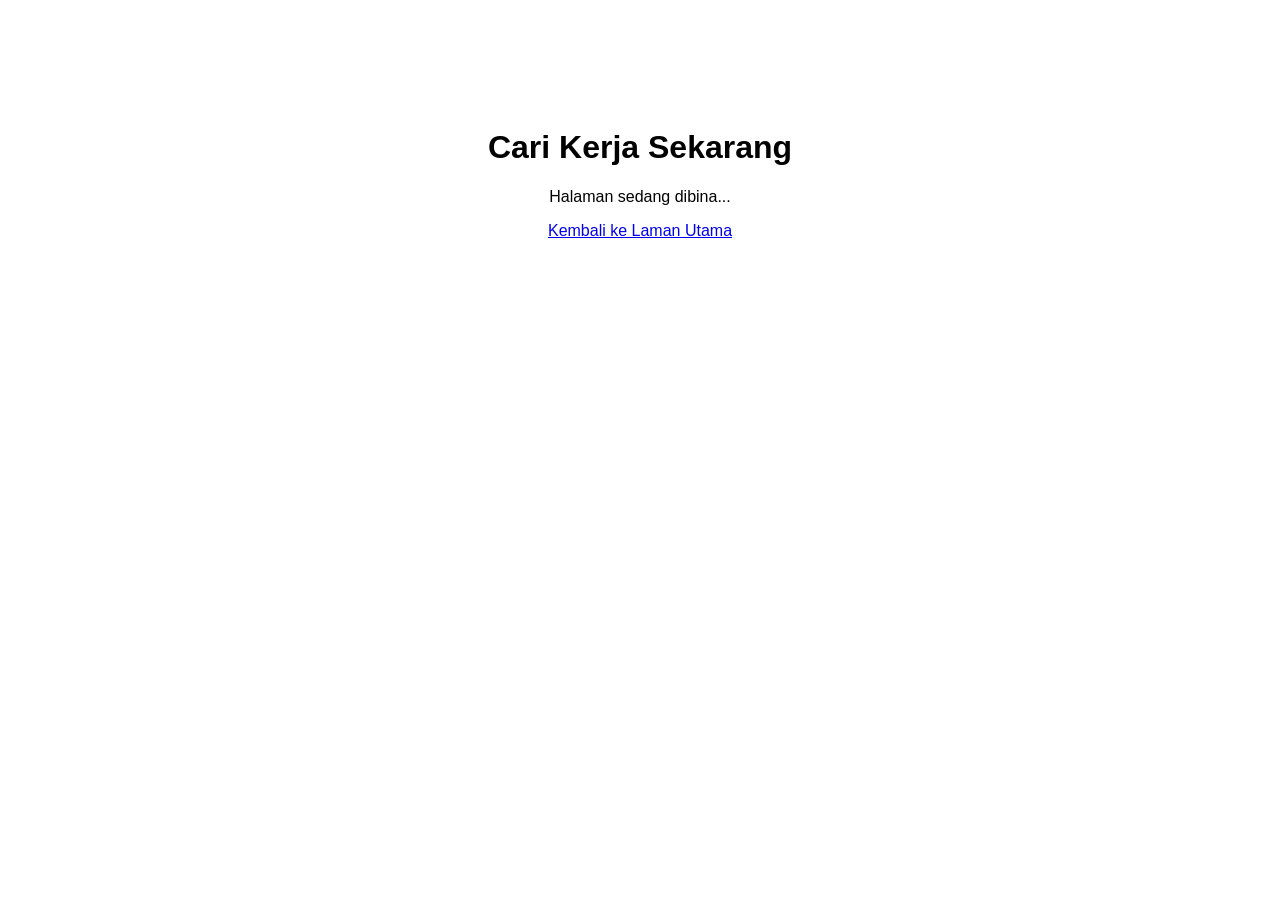
<file: jobs.html>
<!DOCTYPE html>
<html lang="ms">
<head>
    <meta charset="UTF-8">
    <title>Cari Kerja Sekarang</title>
    <style>body { font-family: sans-serif; text-align: center; padding: 100px; }</style>
</head>
<body>
    <h1>Cari Kerja Sekarang</h1>
    <p>Halaman sedang dibina...</p>
    <a href="index.html">Kembali ke Laman Utama</a>
</body>
</html>
</file>
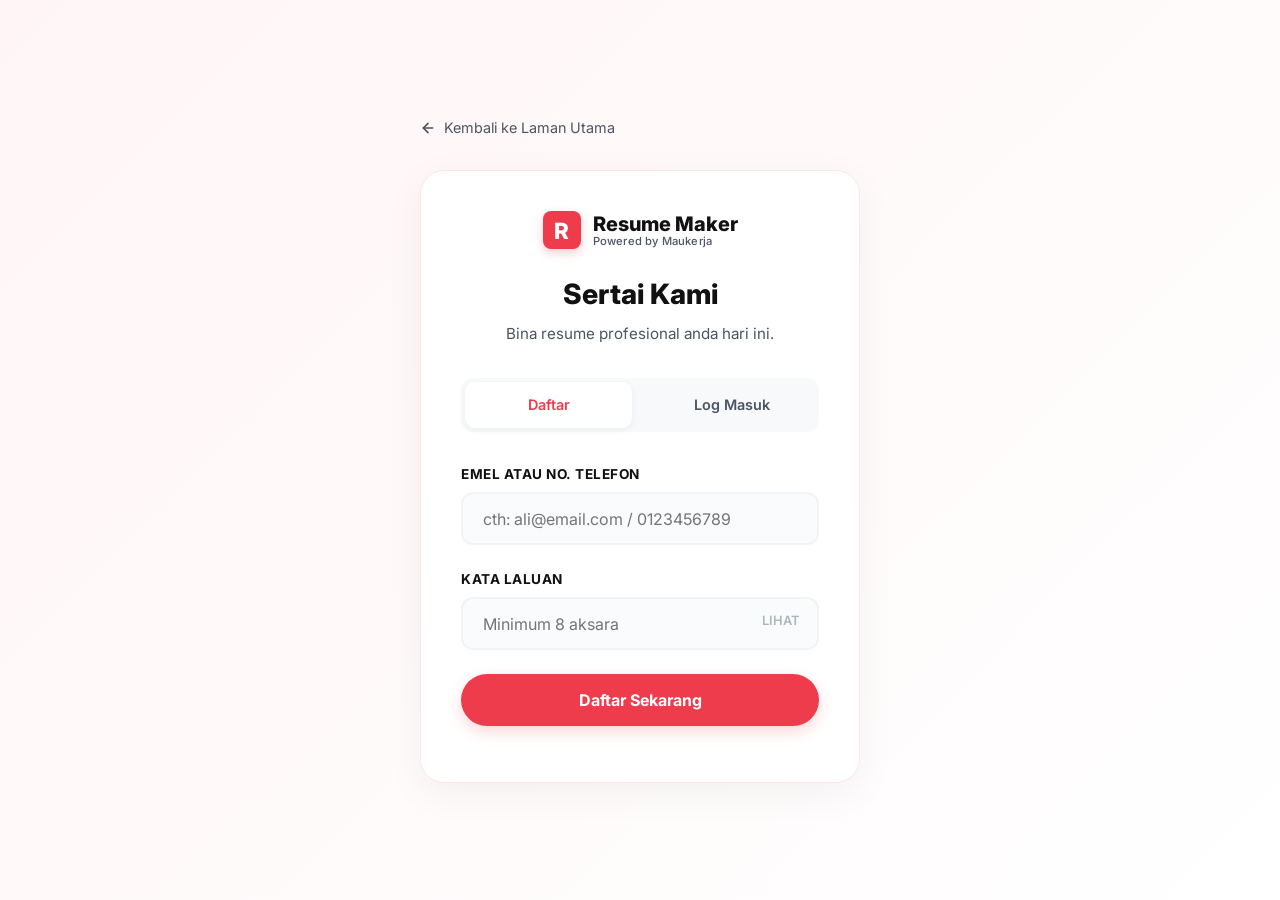
<file: signup.html>
<!DOCTYPE html>
<html lang="ms">
<head>
    <meta charset="UTF-8">
    <meta name="viewport" content="width=device-width, initial-scale=1.0">
    <title>Sertai Resume Maker - Powered by Maukerja</title>
    <link rel="stylesheet" href="style.css">
    <link href="https://fonts.googleapis.com/css2?family=Inter:wght@400;500;600;700;800&display=swap" rel="stylesheet">
    <script src="auth.js"></script>
    <style>
        .auth-wrapper {
            min-height: 100vh;
            display: flex;
            align-items: center;
            justify-content: center;
            padding: 2rem;
            background: linear-gradient(135deg, #FFF5F6 0%, #FFFFFF 100%);
        }

        .auth-card {
            width: 100%;
            max-width: 440px;
            background: white;
            border-radius: 24px;
            padding: 2.5rem;
            box-shadow: 0 10px 40px rgba(0, 0, 0, 0.05);
            border: 1px solid #FFE5E8;
            position: relative;
            overflow: hidden;
        }

        .auth-header {
            text-align: center;
            margin-bottom: 2rem;
        }

        .auth-header h1 {
            font-size: 1.75rem;
            font-weight: 800;
            margin-bottom: 0.5rem;
            color: var(--text-main);
        }

        .auth-header p {
            color: var(--text-sec);
            font-size: 0.95rem;
        }

        .auth-tabs {
            display: flex;
            gap: 1rem;
            margin-bottom: 2rem;
            background: #F8F9FA;
            padding: 4px;
            border-radius: 12px;
        }

        .auth-tab {
            flex: 1;
            padding: 0.75rem;
            text-align: center;
            font-weight: 600;
            font-size: 0.9rem;
            cursor: pointer;
            border-radius: 10px;
            transition: all 0.2s;
            color: var(--text-sec);
        }

        .auth-tab.active {
            background: white;
            color: var(--brand-red);
            box-shadow: 0 2px 8px rgba(0, 0, 0, 0.05);
        }

        .form-group {
            margin-bottom: 1.5rem;
            position: relative;
        }

        .form-group label {
            display: block;
            font-size: 0.85rem;
            font-weight: 700;
            margin-bottom: 0.5rem;
            color: var(--text-main);
            text-transform: uppercase;
            letter-spacing: 0.5px;
        }

        .form-control {
            width: 100%;
            padding: 0.9rem 1.25rem;
            border: 2px solid #F1F3F5;
            border-radius: 12px;
            font-size: 1rem;
            transition: all 0.2s;
            background: #FAFBFC;
        }

        .form-control:focus {
            outline: none;
            border-color: var(--brand-red);
            background: white;
            box-shadow: 0 0 0 4px rgba(238, 60, 77, 0.1);
        }

        .password-toggle {
            position: absolute;
            right: 1.25rem;
            top: 2.6rem;
            cursor: pointer;
            color: #ADB5BD;
            font-size: 0.8rem;
            font-weight: 600;
            user-select: none;
        }

        .error-message {
            background: #FFF5F5;
            color: #E03131;
            padding: 0.75rem 1rem;
            border-radius: 10px;
            font-size: 0.85rem;
            margin-bottom: 1.5rem;
            display: none;
            border-left: 4px solid #F03E3E;
        }

        .success-message {
            background: #F4FCE3;
            color: #2B8A3E;
            padding: 0.75rem 1rem;
            border-radius: 10px;
            font-size: 0.85rem;
            margin-bottom: 1.5rem;
            display: none;
            border-left: 4px solid #37B24D;
        }

        .auth-btn {
            width: 100%;
            padding: 1rem;
            border-radius: 50px;
            border: none;
            background: var(--brand-red);
            color: white;
            font-size: 1rem;
            font-weight: 700;
            cursor: pointer;
            transition: all 0.3s;
            box-shadow: 0 6px 15px rgba(238, 60, 77, 0.2);
            margin-bottom: 1rem;
        }

        .auth-btn:hover {
            transform: translateY(-2px);
            box-shadow: 0 8px 20px rgba(238, 60, 77, 0.3);
            background: var(--brand-red-hover);
        }

        .forgot-password {
            text-align: center;
            font-size: 0.85rem;
            color: var(--brand-red);
            cursor: pointer;
            font-weight: 600;
        }

        .back-to-home {
            display: inline-flex;
            align-items: center;
            gap: 0.5rem;
            color: var(--text-sec);
            text-decoration: none;
            font-size: 0.9rem;
            margin-bottom: 2rem;
            transition: color 0.2s;
        }

        .back-to-home:hover {
            color: var(--brand-red);
        }

        /* Mobile specific adjustments */
        @media (max-width: 480px) {
            .auth-card {
                padding: 1.5rem;
                border-radius: 0;
                box-shadow: none;
                border: none;
            }
            .auth-wrapper {
                padding: 0;
                background: white;
            }
        }
    </style>
</head>
<body>
    <div class="auth-wrapper">
        <div class="auth-container" style="width: 100%; max-width: 440px;">
            <a href="index.html" class="back-to-home">
                <svg width="16" height="16" viewBox="0 0 24 24" fill="none" stroke="currentColor" stroke-width="2.5" stroke-linecap="round" stroke-linejoin="round"><line x1="19" y1="12" x2="5" y2="12"></line><polyline points="12 19 5 12 12 5"></polyline></svg>
                Kembali ke Laman Utama
            </a>

            <div class="auth-card">
                <div class="auth-header">
                    <div class="logo" style="justify-content: center; margin-bottom: 1.5rem;">
                        <div class="logo-icon">R</div>
                        <div class="logo-text-group" style="text-align: left;">
                            <span>Resume Maker</span>
                            <span class="logo-subtitle">Powered by Maukerja</span>
                        </div>
                    </div>
                    <h1 id="formTitle">Sertai Kami</h1>
                    <p id="formSubtitle">Bina resume profesional anda hari ini.</p>
                </div>

                <div class="auth-tabs" id="authTabs">
                    <div class="auth-tab active" onclick="switchTab('signup')">Daftar</div>
                    <div class="auth-tab" onclick="switchTab('login')">Log Masuk</div>
                </div>

                <div id="errorBox" class="error-message"></div>
                <div id="successBox" class="success-message"></div>

                <form id="authForm" onsubmit="handleSubmit(event)">
                    <div class="form-group">
                        <label for="identity">Emel atau No. Telefon</label>
                        <input type="text" id="identity" class="form-control" placeholder="cth: ali@email.com / 0123456789" required>
                    </div>

                    <div class="form-group" id="passwordGroup">
                        <label for="password">Kata Laluan</label>
                        <input type="password" id="password" class="form-control" placeholder="Minimum 8 aksara" required>
                        <span class="password-toggle" onclick="togglePassword()">LIHAT</span>
                    </div>

                    <button type="submit" class="auth-btn" id="submitBtn">Daftar Sekarang</button>
                    
                    <div id="forgotPwdLink" class="forgot-password" style="display: none;" onclick="showForgotPassword()">
                        Lupa kata laluan?
                    </div>
                </form>

                <div id="resetFlow" style="display: none;">
                    <div class="form-group">
                        <label for="resetIdentity">Masukkan Emel/No. Telefon</label>
                        <input type="text" id="resetIdentity" class="form-control" placeholder="Sila masukkan identiti berdaftar">
                    </div>
                    <button class="auth-btn" onclick="handleReset()">Hantar Arahan</button>
                    <div class="forgot-password" onclick="switchTab('login')">Kembali ke Log Masuk</div>
                </div>
            </div>
        </div>
    </div>

    <script>
        let currentMode = 'signup';

        function switchTab(mode) {
            currentMode = mode;
            const tabs = document.querySelectorAll('.auth-tab');
            const submitBtn = document.getElementById('submitBtn');
            const formTitle = document.getElementById('formTitle');
            const formSubtitle = document.getElementById('formSubtitle');
            const forgotPwd = document.getElementById('forgotPwdLink');
            const passwordGroup = document.getElementById('passwordGroup');
            const authForm = document.getElementById('authForm');
            const resetFlow = document.getElementById('resetFlow');
            const errorBox = document.getElementById('errorBox');
            const successBox = document.getElementById('successBox');

            errorBox.style.display = 'none';
            successBox.style.display = 'none';
            resetFlow.style.display = 'none';
            authForm.style.display = 'block';

            if (mode === 'signup') {
                tabs[0].classList.add('active');
                tabs[1].classList.remove('active');
                formTitle.innerText = 'Sertai Kami';
                formSubtitle.innerText = 'Bina resume profesional anda hari ini.';
                submitBtn.innerText = 'Daftar Sekarang';
                forgotPwd.style.display = 'none';
                passwordGroup.style.display = 'block';
            } else {
                tabs[1].classList.add('active');
                tabs[0].classList.remove('active');
                formTitle.innerText = 'Selamat Kembali';
                formSubtitle.innerText = 'Teruskan membina kerjaya impian anda.';
                submitBtn.innerText = 'Log Masuk';
                forgotPwd.style.display = 'block';
                passwordGroup.style.display = 'block';
            }
        }

        function togglePassword() {
            const pwd = document.getElementById('password');
            const toggle = document.querySelector('.password-toggle');
            if (pwd.type === 'password') {
                pwd.type = 'text';
                toggle.innerText = 'SOROK';
            } else {
                pwd.type = 'password';
                toggle.innerText = 'LIHAT';
            }
        }

        function showForgotPassword() {
            document.getElementById('authForm').style.display = 'none';
            document.getElementById('resetFlow').style.display = 'block';
            document.getElementById('formTitle').innerText = 'Set Semula Kata Laluan';
            document.getElementById('formSubtitle').innerText = 'Kami akan menghantar arahan kepada anda.';
            document.getElementById('errorBox').style.display = 'none';
        }

        function handleSubmit(e) {
            e.preventDefault();
            const identity = document.getElementById('identity').value;
            const password = document.getElementById('password').value;
            const errorBox = document.getElementById('errorBox');
            const successBox = document.getElementById('successBox');

            errorBox.style.display = 'none';
            successBox.style.display = 'none';

            let result;
            if (currentMode === 'signup') {
                result = Auth.register(identity, password);
            } else {
                result = Auth.login(identity, password);
            }

            if (result.success) {
                successBox.innerText = result.message;
                successBox.style.display = 'block';
                setTimeout(() => {
                    window.location.href = 'builder.html';
                }, 1000);
            } else {
                errorBox.innerText = result.message;
                errorBox.style.display = 'block';
            }
        }

        function handleReset() {
            const id = document.getElementById('resetIdentity').value;
            const result = Auth.forgotPassword(id);
            const errorBox = document.getElementById('errorBox');
            const successBox = document.getElementById('successBox');

            if (result.success) {
                successBox.innerText = result.message;
                successBox.style.display = 'block';
                errorBox.style.display = 'none';
            } else {
                errorBox.innerText = result.message;
                errorBox.style.display = 'block';
                successBox.style.display = 'none';
            }
        }

        // Check if already logged in
        if (Auth.isAuthenticated()) {
            window.location.href = 'builder.html';
        }
    </script>
</body>
</html>
</file>
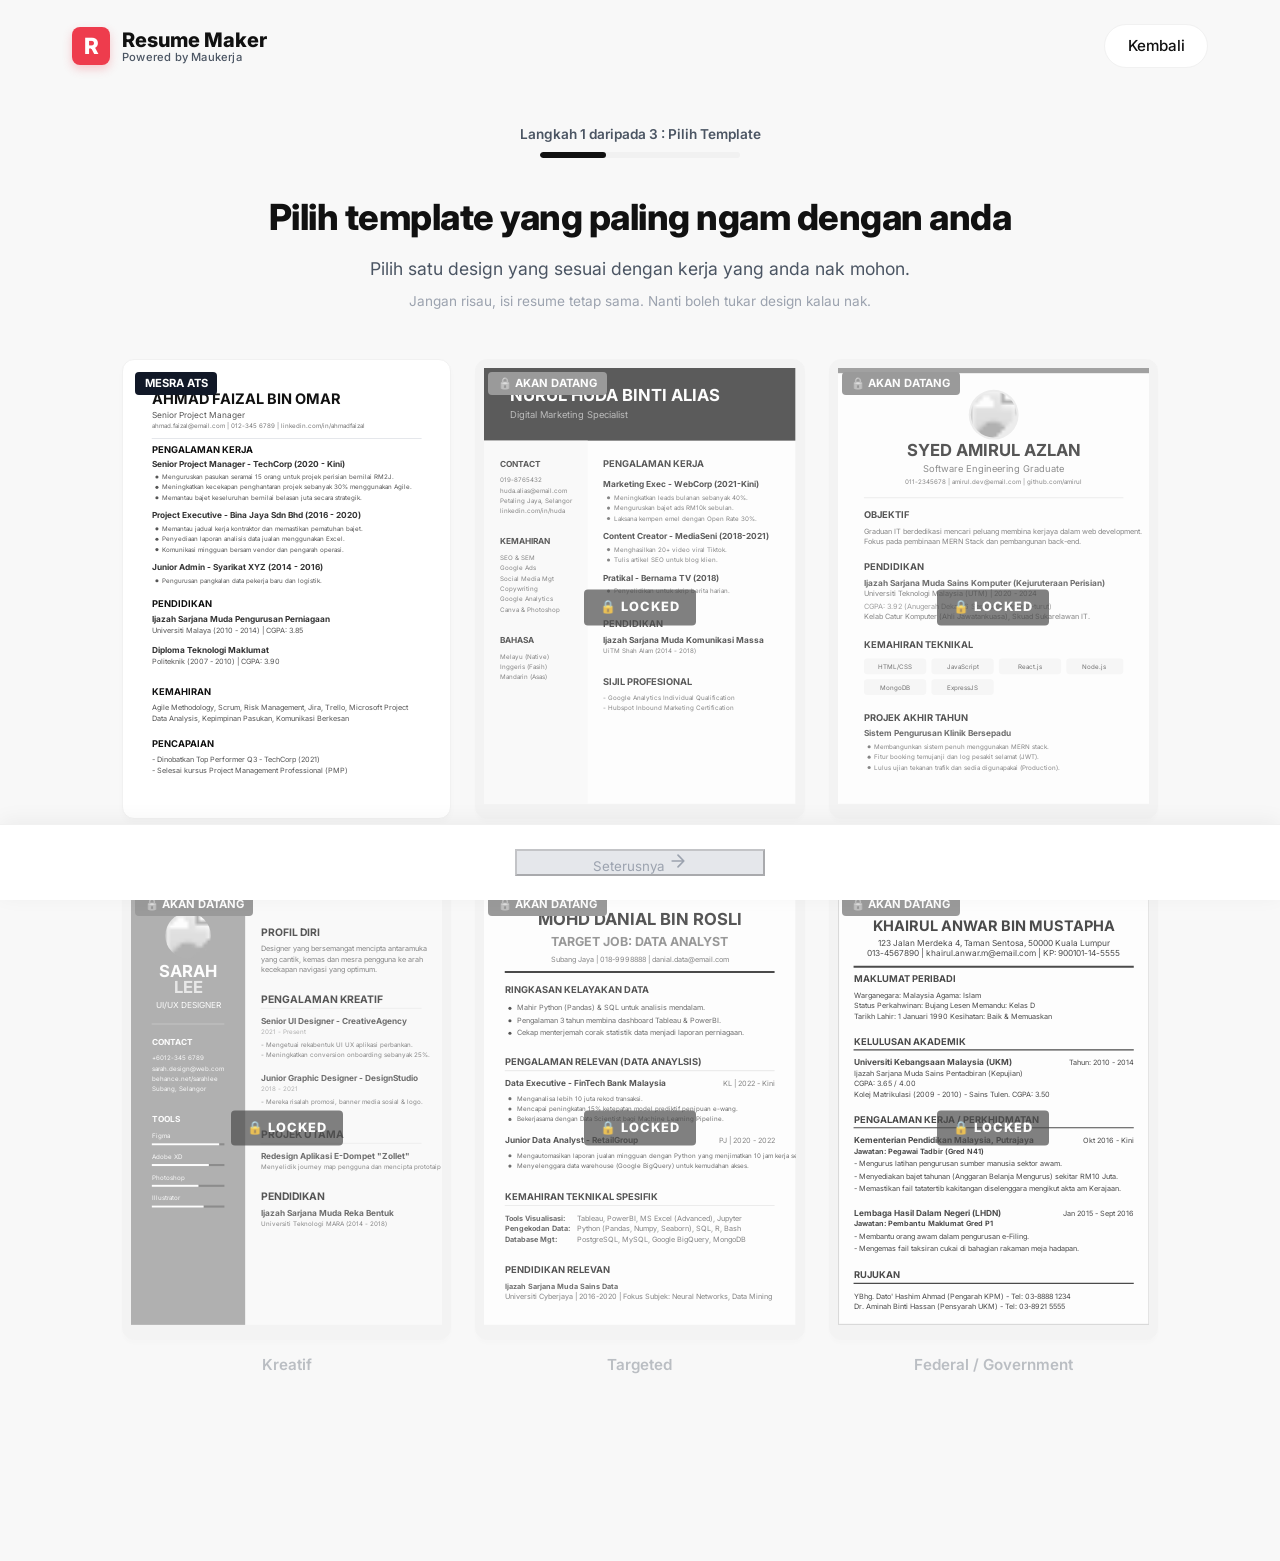
<file: template-selection.html>
<!DOCTYPE html>
<html lang="ms">
<head>
    <meta charset="UTF-8">
    <meta name="viewport" content="width=device-width, initial-scale=1.0">
    <title>Pilih Template - Resume Maker</title>
    <link rel="stylesheet" href="style.css">
    <link href="https://fonts.googleapis.com/css2?family=Inter:wght@400;500;600;700;800&display=swap" rel="stylesheet">
    <script src="auth.js"></script>

</head>
<body class="template-selection-page">
    <nav class="navbar navbar-simple">
        <a href="index.html" class="logo">
            <div class="logo-icon">R</div>
            <div class="logo-text-group">
                <span>Resume Maker</span>
                <span class="logo-subtitle">Powered by Maukerja</span>
            </div>
        </a>
        <div class="nav-links">
            <a href="index.html" class="btn btn-outline">Kembali</a>
        </div>
    </nav>

    <main class="container template-container">
        <!-- Progress Indicator -->
        <div class="progress-indicator">
            <span class="step-text">Langkah 1 daripada 3 : Pilih Template</span>
            <div class="progress-bar-bg">
                <div class="progress-bar-fill" style="width: 33%;"></div>
            </div>
        </div>

        <!-- Header Section -->
        <header class="section-header">
            <h1>Pilih template yang paling ngam dengan anda</h1>
            <p>Pilih satu design yang sesuai dengan kerja yang anda nak mohon.</p>
            <small>Jangan risau, isi resume tetap sama. Nanti boleh tukar design kalau nak.</small>
        </header>

        <!-- Template Grid -->
        <div class="template-grid" id="templateGrid">
            
            <!-- 1. Clean Minimalist -->
            <div class="template-card" data-template="clean-minimalist">
                <div class="card-image-box">
                    <span class="badge-label badge-ats">Mesra ATS</span>
                    <svg viewBox="0 0 300 420" fill="none" xmlns="http://www.w3.org/2000/svg">
                        <rect width="300" height="420" fill="white"/>
                        
                        <text x="20" y="35" font-family="Arial" font-size="14" font-weight="bold" fill="#111">AHMAD FAIZAL BIN OMAR</text>
                        <text x="20" y="48" font-family="Arial" font-size="8" fill="#555">Senior Project Manager</text>
                        <text x="20" y="58" font-family="Arial" font-size="6" fill="#777">ahmad.faizal@email.com | 012-345 6789 | linkedin.com/in/ahmadfaizal</text>
                        <line x1="20" y1="68" x2="280" y2="68" stroke="#E5E7EB" stroke-width="1"/>
                        
                        <text x="20" y="82" font-family="Arial" font-size="9" font-weight="bold" fill="#111">PENGALAMAN KERJA</text>
                        <text x="20" y="95" font-family="Arial" font-size="8" font-weight="bold" fill="#333">Senior Project Manager - TechCorp (2020 - Kini)</text>
                        <circle cx="25" cy="105" r="1.5" fill="#555"/><text x="30" y="107" font-family="Arial" font-size="6" fill="#555">Menguruskan pasukan seramai 15 orang untuk projek perisian bernilai RM2J.</text>
                        <circle cx="25" cy="115" r="1.5" fill="#555"/><text x="30" y="117" font-family="Arial" font-size="6" fill="#555">Meningkatkan kecekapan penghantaran projek sebanyak 30% menggunakan Agile.</text>
                        <circle cx="25" cy="125" r="1.5" fill="#555"/><text x="30" y="127" font-family="Arial" font-size="6" fill="#555">Memantau bajet keseluruhan bernilai belasan juta secara strategik.</text>
                        
                        <text x="20" y="145" font-family="Arial" font-size="8" font-weight="bold" fill="#333">Project Executive - Bina Jaya Sdn Bhd (2016 - 2020)</text>
                        <circle cx="25" cy="155" r="1.5" fill="#555"/><text x="30" y="157" font-family="Arial" font-size="6" fill="#555">Memantau jadual kerja kontraktor dan memastikan pematuhan bajet.</text>
                        <circle cx="25" cy="165" r="1.5" fill="#555"/><text x="30" y="167" font-family="Arial" font-size="6" fill="#555">Penyediaan laporan analisis data jualan menggunakan Excel.</text>
                        <circle cx="25" cy="175" r="1.5" fill="#555"/><text x="30" y="177" font-family="Arial" font-size="6" fill="#555">Komunikasi mingguan bersam vendor dan pengarah operasi.</text>

                        <text x="20" y="195" font-family="Arial" font-size="8" font-weight="bold" fill="#333">Junior Admin - Syarikat XYZ (2014 - 2016)</text>
                        <circle cx="25" cy="205" r="1.5" fill="#555"/><text x="30" y="207" font-family="Arial" font-size="6" fill="#555">Pengurusan pangkalan data pekerja baru dan logistik.</text>

                        <text x="20" y="230" font-family="Arial" font-size="9" font-weight="bold" fill="#111">PENDIDIKAN</text>
                        <text x="20" y="245" font-family="Arial" font-size="8" font-weight="bold" fill="#333">Ijazah Sarjana Muda Pengurusan Perniagaan</text>
                        <text x="20" y="255" font-family="Arial" font-size="7" fill="#555">Universiti Malaya (2010 - 2014) | CGPA: 3.85</text>
                        
                        <text x="20" y="275" font-family="Arial" font-size="8" font-weight="bold" fill="#333">Diploma Teknologi Maklumat</text>
                        <text x="20" y="285" font-family="Arial" font-size="7" fill="#555">Politeknik (2007 - 2010) | CGPA: 3.90</text>
                        
                        <text x="20" y="315" font-family="Arial" font-size="9" font-weight="bold" fill="#111">KEMAHIRAN</text>
                        <text x="20" y="330" font-family="Arial" font-size="7" fill="#555">Agile Methodology, Scrum, Risk Management, Jira, Trello, Microsoft Project</text>
                        <text x="20" y="340" font-family="Arial" font-size="7" fill="#555">Data Analysis, Kepimpinan Pasukan, Komunikasi Berkesan</text>
                        
                        <text x="20" y="365" font-family="Arial" font-size="9" font-weight="bold" fill="#111">PENCAPAIAN</text>
                        <text x="20" y="380" font-family="Arial" font-size="7" fill="#555">- Dinobatkan Top Performer Q3 - TechCorp (2021)</text>
                        <text x="20" y="390" font-family="Arial" font-size="7" fill="#555">- Selesai kursus Project Management Professional (PMP)</text>
                    </svg>
                    <div class="check-icon"><svg width="20" height="20" viewBox="0 0 24 24" fill="none" stroke="white" stroke-width="3" stroke-linecap="round" stroke-linejoin="round"><polyline points="20 6 9 17 4 12"></polyline></svg></div>
                </div>
                <div class="card-info">
                    <span class="card-label">Clean Minimalist</span>
                </div>
            </div>

            <!-- 2. Professional -->
            <div class="template-card locked" data-template="professional">
                <div class="card-image-box">
                    <span class="badge-label badge-locked">🔒 Akan Datang</span>
                    <svg viewBox="0 0 300 420" fill="none" xmlns="http://www.w3.org/2000/svg">
                        <rect width="300" height="420" fill="#FFFFFF"/>
                        <rect x="0" y="0" width="300" height="70" fill="#111827"/>
                        <text x="25" y="32" font-family="Arial" font-size="16" font-weight="bold" fill="#FFFFFF">NURUL HUDA BINTI ALIAS</text>
                        <text x="25" y="48" font-family="Arial" font-size="9" fill="#9CA3AF">Digital Marketing Specialist</text>
                        
                        <!-- Left Column -->
                        <rect x="0" y="70" width="100" height="350" fill="#F9FAFB"/>
                        <text x="15" y="95" font-family="Arial" font-size="8" font-weight="bold" fill="#111827">CONTACT</text>
                        <text x="15" y="110" font-family="Arial" font-size="6" fill="#4B5563">019-8765432</text>
                        <text x="15" y="120" font-family="Arial" font-size="6" fill="#4B5563">huda.alias@email.com</text>
                        <text x="15" y="130" font-family="Arial" font-size="6" fill="#4B5563">Petaling Jaya, Selangor</text>
                        <text x="15" y="140" font-family="Arial" font-size="6" fill="#4B5563">linkedin.com/in/huda</text>
                        
                        <text x="15" y="170" font-family="Arial" font-size="8" font-weight="bold" fill="#111827">KEMAHIRAN</text>
                        <text x="15" y="185" font-family="Arial" font-size="6" fill="#4B5563">SEO &amp; SEM</text>
                        <text x="15" y="195" font-family="Arial" font-size="6" fill="#4B5563">Google Ads</text>
                        <text x="15" y="205" font-family="Arial" font-size="6" fill="#4B5563">Social Media Mgt</text>
                        <text x="15" y="215" font-family="Arial" font-size="6" fill="#4B5563">Copywriting</text>
                        <text x="15" y="225" font-family="Arial" font-size="6" fill="#4B5563">Google Analytics</text>
                        <text x="15" y="235" font-family="Arial" font-size="6" fill="#4B5563">Canva &amp; Photoshop</text>
                        
                        <text x="15" y="265" font-family="Arial" font-size="8" font-weight="bold" fill="#111827">BAHASA</text>
                        <text x="15" y="280" font-family="Arial" font-size="6" fill="#4B5563">Melayu (Native)</text>
                        <text x="15" y="290" font-family="Arial" font-size="6" fill="#4B5563">Inggeris (Fasih)</text>
                        <text x="15" y="300" font-family="Arial" font-size="6" fill="#4B5563">Mandarin (Asas)</text>

                        <!-- Right Column -->
                        <text x="115" y="95" font-family="Arial" font-size="9" font-weight="bold" fill="#111827">PENGALAMAN KERJA</text>
                        <text x="115" y="115" font-family="Arial" font-size="8" font-weight="bold" fill="#111827">Marketing Exec - WebCorp (2021-Kini)</text>
                        <circle cx="120" cy="125" r="1.5" fill="#4B5563"/><text x="125" y="127" font-family="Arial" font-size="6" fill="#4B5563">Meningkatkan leads bulanan sebanyak 40%.</text>
                        <circle cx="120" cy="135" r="1.5" fill="#4B5563"/><text x="125" y="137" font-family="Arial" font-size="6" fill="#4B5563">Menguruskan bajet ads RM10k sebulan.</text>
                        <circle cx="120" cy="145" r="1.5" fill="#4B5563"/><text x="125" y="147" font-family="Arial" font-size="6" fill="#4B5563">Laksana kempen emel dengan Open Rate 30%.</text>
                        
                        <text x="115" y="165" font-family="Arial" font-size="8" font-weight="bold" fill="#111827">Content Creator - MediaSeni (2018-2021)</text>
                        <circle cx="120" cy="175" r="1.5" fill="#4B5563"/><text x="125" y="177" font-family="Arial" font-size="6" fill="#4B5563">Menghasilkan 20+ video viral Tiktok.</text>
                        <circle cx="120" cy="185" r="1.5" fill="#4B5563"/><text x="125" y="187" font-family="Arial" font-size="6" fill="#4B5563">Tulis artikel SEO untuk blog klien.</text>

                        <text x="115" y="205" font-family="Arial" font-size="8" font-weight="bold" fill="#111827">Pratikal - Bernama TV (2018)</text>
                        <circle cx="120" cy="215" r="1.5" fill="#4B5563"/><text x="125" y="217" font-family="Arial" font-size="6" fill="#4B5563">Penyelidikan untuk skrip berita harian.</text>

                        <text x="115" y="250" font-family="Arial" font-size="9" font-weight="bold" fill="#111827">PENDIDIKAN</text>
                        <text x="115" y="265" font-family="Arial" font-size="8" font-weight="bold" fill="#111827">Ijazah Sarjana Muda Komunikasi Massa</text>
                        <text x="115" y="275" font-family="Arial" font-size="6" fill="#4B5563">UiTM Shah Alam (2014 - 2018)</text>
                        
                        <text x="115" y="305" font-family="Arial" font-size="9" font-weight="bold" fill="#111827">SIJIL PROFESIONAL</text>
                        <text x="115" y="320" font-family="Arial" font-size="6" fill="#4B5563">- Google Analytics Individual Qualification</text>
                        <text x="115" y="330" font-family="Arial" font-size="6" fill="#4B5563">- Hubspot Inbound Marketing Certification</text>
                    </svg>
                    <div class="check-icon"><svg width="20" height="20" viewBox="0 0 24 24" fill="none" stroke="white" stroke-width="3" stroke-linecap="round" stroke-linejoin="round"><polyline points="20 6 9 17 4 12"></polyline></svg></div>
                </div>
                <div class="card-info">
                    <span class="card-label">Professional</span>
                </div>
            </div>

            <!-- 3. Fresh Graduate -->
            <div class="template-card locked" data-template="fresh-grad">
                <div class="card-image-box">
                    <span class="badge-label badge-locked">🔒 Akan Datang</span>
                    <svg viewBox="0 0 300 420" fill="none" xmlns="http://www.w3.org/2000/svg">
                        <defs><clipPath id="c2"><circle cx="150" cy="45" r="22"/></clipPath></defs>
                        <rect width="300" height="420" fill="white"/>
                        <rect x="0" y="0" width="300" height="5" fill="#3B82F6"/>
                        
                        <!-- Realistic Image for Fresh Grad -->
                        <circle cx="150" cy="45" r="24" fill="#E5E7EB"/>
                        <image href="https://i.pravatar.cc/150?img=12" x="125" y="20" width="50" height="50" preserveAspectRatio="xMidYMid slice" clip-path="url(#c2)"/>

                        <text x="150" y="85" text-anchor="middle" font-family="Arial" font-size="16" font-weight="bold" fill="#111">SYED AMIRUL AZLAN</text>
                        <text x="150" y="100" text-anchor="middle" font-family="Arial" font-size="9" fill="#2563EB">Software Engineering Graduate</text>
                        <text x="150" y="112" text-anchor="middle" font-family="Arial" font-size="6" fill="#555">011-2345678 | amirul.dev@email.com | github.com/amirul</text>
                        
                        <line x1="25" y1="125" x2="275" y2="125" stroke="#E5E7EB" stroke-width="1"/>

                        <text x="25" y="145" font-family="Arial" font-size="9" font-weight="bold" fill="#111">OBJEKTIF</text>
                        <text x="25" y="160" font-family="Arial" font-size="7" fill="#555">Graduan IT berdedikasi mencari peluang membina kerjaya dalam web development.</text>
                        <text x="25" y="170" font-family="Arial" font-size="7" fill="#555">Fokus pada pembinaan MERN Stack dan pembangunan back-end.</text>
                        
                        <text x="25" y="195" font-family="Arial" font-size="9" font-weight="bold" fill="#111">PENDIDIKAN</text>
                        <text x="25" y="210" font-family="Arial" font-size="8" font-weight="bold" fill="#333">Ijazah Sarjana Muda Sains Komputer (Kejuruteraan Perisian)</text>
                        <text x="25" y="220" font-family="Arial" font-size="7" fill="#555">Universiti Teknologi Malaysia (UTM) | 2020 - 2024</text>
                        <text x="25" y="232" font-family="Arial" font-size="7" fill="#3B82F6">CGPA: 3.92 (Anugerah Dekan 6 Semester berturut-turut)</text>
                        <text x="25" y="242" font-family="Arial" font-size="7" fill="#555">Kelab Catur Komputer (Ahli Jawatankuasa), Skuad Sukarelawan IT.</text>

                        <text x="25" y="270" font-family="Arial" font-size="9" font-weight="bold" fill="#111">KEMAHIRAN TEKNIKAL</text>
                        <rect x="25" y="280" width="60" height="15" rx="3" fill="#EFF6FF"/><text x="55" y="290" text-anchor="middle" font-family="Arial" font-size="6" fill="#1E3A8A">HTML/CSS</text>
                        <rect x="90" y="280" width="60" height="15" rx="3" fill="#EFF6FF"/><text x="120" y="290" text-anchor="middle" font-family="Arial" font-size="6" fill="#1E3A8A">JavaScript</text>
                        <rect x="155" y="280" width="60" height="15" rx="3" fill="#EFF6FF"/><text x="185" y="290" text-anchor="middle" font-family="Arial" font-size="6" fill="#1E3A8A">React.js</text>
                        <rect x="220" y="280" width="55" height="15" rx="3" fill="#EFF6FF"/><text x="247" y="290" text-anchor="middle" font-family="Arial" font-size="6" fill="#1E3A8A">Node.js</text>
                        
                        <rect x="25" y="300" width="60" height="15" rx="3" fill="#EFF6FF"/><text x="55" y="310" text-anchor="middle" font-family="Arial" font-size="6" fill="#1E3A8A">MongoDB</text>
                        <rect x="90" y="300" width="60" height="15" rx="3" fill="#EFF6FF"/><text x="120" y="310" text-anchor="middle" font-family="Arial" font-size="6" fill="#1E3A8A">ExpressJS</text>

                        <text x="25" y="340" font-family="Arial" font-size="9" font-weight="bold" fill="#111">PROJEK AKHIR TAHUN</text>
                        <text x="25" y="355" font-family="Arial" font-size="8" font-weight="bold" fill="#333">Sistem Pengurusan Klinik Bersepadu</text>
                        <circle cx="30" cy="365" r="1.5" fill="#555"/><text x="35" y="367" font-family="Arial" font-size="6" fill="#555">Membangunkan sistem penuh menggunakan MERN stack.</text>
                        <circle cx="30" cy="375" r="1.5" fill="#555"/><text x="35" y="377" font-family="Arial" font-size="6" fill="#555">Fitur booking temujanji dan log pesakit selamat (JWT).</text>
                        <circle cx="30" cy="385" r="1.5" fill="#555"/><text x="35" y="387" font-family="Arial" font-size="6" fill="#555">Lulus ujian tekanan trafik dan sedia digunapakai (Production).</text>
                    </svg>
                    <div class="check-icon"><svg width="20" height="20" viewBox="0 0 24 24" fill="none" stroke="white" stroke-width="3" stroke-linecap="round" stroke-linejoin="round"><polyline points="20 6 9 17 4 12"></polyline></svg></div>
                </div>
                <div class="card-info">
                    <span class="card-label">Fresh Graduate</span>
                </div>
            </div>

            <!-- 4. Kreatif -->
            <div class="template-card locked" data-template="kreatif">
                <div class="card-image-box">
                    <span class="badge-label badge-locked">🔒 Akan Datang</span>
                    <svg viewBox="0 0 300 420" fill="none" xmlns="http://www.w3.org/2000/svg">
                        <defs><clipPath id="c3"><circle cx="55" cy="45" r="22"/></clipPath></defs>
                        <rect width="300" height="420" fill="#FAFAFA"/>
                        <rect x="0" y="0" width="110" height="420" fill="#10B981"/> 
                        
                        <!-- Realistic Sidebar Profile -->
                        <image href="https://i.pravatar.cc/150?img=9" x="30" y="20" width="50" height="50" preserveAspectRatio="xMidYMid slice" clip-path="url(#c3)"/>
                        
                        <text x="55" y="85" text-anchor="middle" font-family="Arial" font-size="16" font-weight="bold" fill="#FFF">SARAH</text>
                        <text x="55" y="100" text-anchor="middle" font-family="Arial" font-size="16" font-weight="bold" fill="#A7F3D0">LEE</text>
                        <text x="55" y="115" text-anchor="middle" font-family="Arial" font-size="8" fill="#FFF">UI/UX DESIGNER</text>
                        
                        <line x1="20" y1="130" x2="90" y2="130" stroke="#34D399" stroke-width="1"/>
                        
                        <text x="20" y="150" font-family="Arial" font-size="8" font-weight="bold" fill="#FFF">CONTACT</text>
                        <text x="20" y="165" font-family="Arial" font-size="6" fill="#ECFDF5">+6012-345 6789</text>
                        <text x="20" y="175" font-family="Arial" font-size="6" fill="#ECFDF5">sarah.design@web.com</text>
                        <text x="20" y="185" font-family="Arial" font-size="6" fill="#ECFDF5">behance.net/sarahlee</text>
                        <text x="20" y="195" font-family="Arial" font-size="6" fill="#ECFDF5">Subang, Selangor</text>
                        
                        <text x="20" y="225" font-family="Arial" font-size="8" font-weight="bold" fill="#FFF">TOOLS</text>
                        <text x="20" y="240" font-family="Arial" font-size="6" fill="#ECFDF5">Figma</text>
                        <rect x="20" y="245" width="70" height="2" fill="#047857"/><rect x="20" y="245" width="65" height="2" fill="#FFF"/>
                        <text x="20" y="260" font-family="Arial" font-size="6" fill="#ECFDF5">Adobe XD</text>
                        <rect x="20" y="265" width="70" height="2" fill="#047857"/><rect x="20" y="265" width="55" height="2" fill="#FFF"/>
                        <text x="20" y="280" font-family="Arial" font-size="6" fill="#ECFDF5">Photoshop</text>
                        <rect x="20" y="285" width="70" height="2" fill="#047857"/><rect x="20" y="285" width="45" height="2" fill="#FFF"/>
                        <text x="20" y="300" font-family="Arial" font-size="6" fill="#ECFDF5">Illustrator</text>
                        <rect x="20" y="305" width="70" height="2" fill="#047857"/><rect x="20" y="305" width="50" height="2" fill="#FFF"/>
                        
                        <text x="125" y="45" font-family="Arial" font-size="10" font-weight="bold" fill="#111">PROFIL DIRI</text>
                        <text x="125" y="60" font-family="Arial" font-size="7" fill="#555">Designer yang bersemangat mencipta antaramuka</text>
                        <text x="125" y="70" font-family="Arial" font-size="7" fill="#555">yang cantik, kemas dan mesra pengguna ke arah</text>
                        <text x="125" y="80" font-family="Arial" font-size="7" fill="#555">kecekapan navigasi yang optimum.</text>
                        
                        <text x="125" y="110" font-family="Arial" font-size="10" font-weight="bold" fill="#111">PENGALAMAN KREATIF</text>
                        <line x1="125" y1="115" x2="280" y2="115" stroke="#E5E7EB" stroke-width="1"/>
                        <text x="125" y="130" font-family="Arial" font-size="8" font-weight="bold" fill="#333">Senior UI Designer - CreativeAgency</text>
                        <text x="125" y="140" font-family="Arial" font-size="6" fill="#10B981">2021 - Present</text>
                        <text x="125" y="152" font-family="Arial" font-size="6" fill="#555">- Mengetuai rekabentuk UI UX aplikasi perbankan.</text>
                        <text x="125" y="162" font-family="Arial" font-size="6" fill="#555">- Meningkatkan conversion onboarding sebanyak 25%.</text>
                        
                        <text x="125" y="185" font-family="Arial" font-size="8" font-weight="bold" fill="#333">Junior Graphic Designer - DesignStudio</text>
                        <text x="125" y="195" font-family="Arial" font-size="6" fill="#10B981">2018 - 2021</text>
                        <text x="125" y="207" font-family="Arial" font-size="6" fill="#555">- Mereka risalah promosi, banner media sosial &amp; logo.</text>
                        
                        <text x="125" y="240" font-family="Arial" font-size="10" font-weight="bold" fill="#111">PROJEK UTAMA</text>
                        <line x1="125" y1="245" x2="280" y2="245" stroke="#E5E7EB" stroke-width="1"/>
                        <text x="125" y="260" font-family="Arial" font-size="8" font-weight="bold" fill="#333">Redesign Aplikasi E-Dompet "Zollet"</text>
                        <text x="125" y="270" font-family="Arial" font-size="6" fill="#555">Menyelidik journey map pengguna dan mencipta prototaip Figma.</text>
                        
                        <text x="125" y="300" font-family="Arial" font-size="10" font-weight="bold" fill="#111">PENDIDIKAN</text>
                        <text x="125" y="315" font-family="Arial" font-size="8" font-weight="bold" fill="#333">Ijazah Sarjana Muda Reka Bentuk</text>
                        <text x="125" y="325" font-family="Arial" font-size="6" fill="#555">Universiti Teknologi MARA (2014 - 2018)</text>
                    </svg>
                    <div class="check-icon"><svg width="20" height="20" viewBox="0 0 24 24" fill="none" stroke="white" stroke-width="3" stroke-linecap="round" stroke-linejoin="round"><polyline points="20 6 9 17 4 12"></polyline></svg></div>
                </div>
                <div class="card-info">
                    <span class="card-label">Kreatif</span>
                </div>
            </div>

            <!-- 5. Targeted Resume -->
            <div class="template-card locked" data-template="targeted">
                <div class="card-image-box">
                    <span class="badge-label badge-locked">🔒 Akan Datang</span>
                    <svg viewBox="0 0 300 420" fill="none" xmlns="http://www.w3.org/2000/svg">
                        <rect width="300" height="420" fill="white"/>
                        <text x="150" y="35" text-anchor="middle" font-family="Arial" font-size="16" font-weight="bold" fill="#111">MOHD DANIAL BIN ROSLI</text>
                        <text x="150" y="55" text-anchor="middle" font-family="Arial" font-size="12" font-weight="bold" fill="#6366F1">TARGET JOB: DATA ANALYST</text>
                        <text x="150" y="70" text-anchor="middle" font-family="Arial" font-size="7" fill="#555">Subang Jaya | 018-9998888 | danial.data@email.com</text>
                        <line x1="20" y1="80" x2="280" y2="80" stroke="#000" stroke-width="2"/>
                        
                        <text x="20" y="100" font-family="Arial" font-size="9" font-weight="bold" fill="#111">RINGKASAN KELAYAKAN DATA</text>
                        <circle cx="25" cy="115" r="1.5" fill="#111"/><text x="32" y="117" font-family="Arial" font-size="7" fill="#333">Mahir Python (Pandas) &amp; SQL untuk analisis mendalam.</text>
                        <circle cx="25" cy="127" r="1.5" fill="#111"/><text x="32" y="129" font-family="Arial" font-size="7" fill="#333">Pengalaman 3 tahun membina dashboard Tableau &amp; PowerBI.</text>
                        <circle cx="25" cy="139" r="1.5" fill="#111"/><text x="32" y="141" font-family="Arial" font-size="7" fill="#333">Cekap menterjemah corak statistik data menjadi laporan perniagaan.</text>
                        
                        <text x="20" y="170" font-family="Arial" font-size="9" font-weight="bold" fill="#111">PENGALAMAN RELEVAN (DATA ANAYLSIS)</text>
                        <line x1="20" y1="175" x2="280" y2="175" stroke="#E5E7EB" stroke-width="1"/>
                        <text x="20" y="190" font-family="Arial" font-size="8" font-weight="bold" fill="#111">Data Executive - FinTech Bank Malaysia</text>
                        <text x="280" y="190" text-anchor="end" font-family="Arial" font-size="7" fill="#555">KL | 2022 - Kini</text>
                        <circle cx="25" cy="202" r="1.5" fill="#333"/><text x="32" y="204" font-family="Arial" font-size="6" fill="#333">Menganalisa lebih 10 juta rekod transaksi.</text>
                        <circle cx="25" cy="212" r="1.5" fill="#333"/><text x="32" y="214" font-family="Arial" font-size="6" fill="#333">Mencapai peningkatan 15% ketepatan model prediktif penipuan e-wang.</text>
                        <circle cx="25" cy="222" r="1.5" fill="#333"/><text x="32" y="224" font-family="Arial" font-size="6" fill="#333">Bekerjasama dengan Data Scientist bagi Machine Learning Pipeline.</text>
                        
                        <text x="20" y="245" font-family="Arial" font-size="8" font-weight="bold" fill="#111">Junior Data Analyst - RetailGroup</text>
                        <text x="280" y="245" text-anchor="end" font-family="Arial" font-size="7" fill="#555">PJ | 2020 - 2022</text>
                        <circle cx="25" cy="257" r="1.5" fill="#333"/><text x="32" y="259" font-family="Arial" font-size="6" fill="#333">Mengautomasikan laporan jualan mingguan dengan Python yang menjimatkan 10 jam kerja seminggu.</text>
                        <circle cx="25" cy="267" r="1.5" fill="#333"/><text x="32" y="269" font-family="Arial" font-size="6" fill="#333">Menyelenggara data warehouse (Google BigQuery) untuk kemudahan akses.</text>
                        
                        <text x="20" y="300" font-family="Arial" font-size="9" font-weight="bold" fill="#111">KEMAHIRAN TEKNIKAL SPESIFIK</text>
                        <line x1="20" y1="305" x2="280" y2="305" stroke="#E5E7EB" stroke-width="1"/>
                        <text x="20" y="320" font-family="Arial" font-size="7" font-weight="bold" fill="#333">Tools Visualisasi:</text><text x="90" y="320" font-family="Arial" font-size="7" fill="#555">Tableau, PowerBI, MS Excel (Advanced), Jupyter</text>
                        <text x="20" y="330" font-family="Arial" font-size="7" font-weight="bold" fill="#333">Pengekodan Data:</text><text x="90" y="330" font-family="Arial" font-size="7" fill="#555">Python (Pandas, Numpy, Seaborn), SQL, R, Bash</text>
                        <text x="20" y="340" font-family="Arial" font-size="7" font-weight="bold" fill="#333">Database Mgt:</text><text x="90" y="340" font-family="Arial" font-size="7" fill="#555">PostgreSQL, MySQL, Google BigQuery, MongoDB</text>

                        <text x="20" y="370" font-family="Arial" font-size="9" font-weight="bold" fill="#111">PENDIDIKAN RELEVAN</text>
                        <text x="20" y="385" font-family="Arial" font-size="7" font-weight="bold" fill="#333">Ijazah Sarjana Muda Sains Data</text>
                        <text x="20" y="395" font-family="Arial" font-size="7" fill="#555">Universiti Cyberjaya | 2016-2020 | Fokus Subjek: Neural Networks, Data Mining</text>
                    </svg>
                    <div class="check-icon"><svg width="20" height="20" viewBox="0 0 24 24" fill="none" stroke="white" stroke-width="3" stroke-linecap="round" stroke-linejoin="round"><polyline points="20 6 9 17 4 12"></polyline></svg></div>
                </div>
                <div class="card-info">
                    <span class="card-label">Targeted</span>
                </div>
            </div>

            <!-- 6. Federal / Government -->
            <div class="template-card locked" data-template="federal">
                <div class="card-image-box">
                    <span class="badge-label badge-locked">🔒 Akan Datang</span>
                    <svg viewBox="0 0 300 420" fill="none" xmlns="http://www.w3.org/2000/svg">
                        <rect width="300" height="420" fill="white"/>
                        <rect x="0" y="0" width="300" height="420" fill="none" stroke="#ccc" stroke-width="2"/>
                        
                        <text x="150" y="40" text-anchor="middle" font-family="Times New Roman, serif" font-size="14" font-weight="bold" fill="#000">KHAIRUL ANWAR BIN MUSTAPHA</text>
                        <text x="150" y="55" text-anchor="middle" font-family="Times New Roman, serif" font-size="8" fill="#000">123 Jalan Merdeka 4, Taman Sentosa, 50000 Kuala Lumpur</text>
                        <text x="150" y="65" text-anchor="middle" font-family="Times New Roman, serif" font-size="8" fill="#000">013-4567890 | khairul.anwar.m@email.com | KP: 900101-14-5555</text>
                        <line x1="15" y1="75" x2="285" y2="75" stroke="#000" stroke-width="2"/>
                        
                        <text x="15" y="90" font-family="Times New Roman, serif" font-size="9" font-weight="bold" fill="#000">MAKLUMAT PERIBADI</text>
                        <text x="15" y="105" font-family="Times New Roman, serif" font-size="7" fill="#000">Warganegara: Malaysia                        Agama: Islam</text>
                        <text x="15" y="115" font-family="Times New Roman, serif" font-size="7" fill="#000">Status Perkahwinan: Bujang              Lesen Memandu: Kelas D</text>
                        <text x="15" y="125" font-family="Times New Roman, serif" font-size="7" fill="#000">Tarikh Lahir: 1 Januari 1990             Kesihatan: Baik &amp; Memuaskan</text>
                        
                        <text x="15" y="150" font-family="Times New Roman, serif" font-size="9" font-weight="bold" fill="#000">KELULUSAN AKADEMIK</text>
                        <line x1="15" y1="155" x2="285" y2="155" stroke="#000" stroke-width="1"/>
                        <text x="15" y="170" font-family="Times New Roman, serif" font-size="8" font-weight="bold" fill="#000">Universiti Kebangsaan Malaysia (UKM)</text>
                        <text x="285" y="170" text-anchor="end" font-family="Times New Roman, serif" font-size="7" fill="#000">Tahun: 2010 - 2014</text>
                        <text x="15" y="180" font-family="Times New Roman, serif" font-size="7" fill="#000">Ijazah Sarjana Muda Sains Pentadbiran (Kepujian)</text>
                        <text x="15" y="190" font-family="Times New Roman, serif" font-size="7" fill="#000">CGPA: 3.65 / 4.00</text>
                        <text x="15" y="200" font-family="Times New Roman, serif" font-size="7" fill="#000">Kolej Matrikulasi (2009 - 2010) - Sains Tulen. CGPA: 3.50</text>
                        
                        <text x="15" y="225" font-family="Times New Roman, serif" font-size="9" font-weight="bold" fill="#000">PENGALAMAN KERJA / PERKHIDMATAN</text>
                        <line x1="15" y1="230" x2="285" y2="230" stroke="#000" stroke-width="1"/>
                        <text x="15" y="245" font-family="Times New Roman, serif" font-size="8" font-weight="bold" fill="#000">Kementerian Pendidikan Malaysia, Putrajaya</text>
                        <text x="285" y="245" text-anchor="end" font-family="Times New Roman, serif" font-size="7" fill="#000">Okt 2016 - Kini</text>
                        <text x="15" y="255" font-family="Times New Roman, serif" font-size="7" font-weight="bold" fill="#000">Jawatan: Pegawai Tadbir (Gred N41)</text>
                        <text x="15" y="267" font-family="Times New Roman, serif" font-size="7" fill="#000">- Mengurus latihan pengurusan sumber manusia sektor awam.</text>
                        <text x="15" y="279" font-family="Times New Roman, serif" font-size="7" fill="#000">- Menyediakan bajet tahunan (Anggaran Belanja Mengurus) sekitar RM10 Juta.</text>
                        <text x="15" y="291" font-family="Times New Roman, serif" font-size="7" fill="#000">- Memastikan fail tatatertib kakitangan diselenggara mengikut akta am Kerajaan.</text>
                        
                        <text x="15" y="315" font-family="Times New Roman, serif" font-size="8" font-weight="bold" fill="#000">Lembaga Hasil Dalam Negeri (LHDN)</text>
                        <text x="285" y="315" text-anchor="end" font-family="Times New Roman, serif" font-size="7" fill="#000">Jan 2015 - Sept 2016</text>
                        <text x="15" y="325" font-family="Times New Roman, serif" font-size="7" font-weight="bold" fill="#000">Jawatan: Pembantu Maklumat Gred P1</text>
                        <text x="15" y="337" font-family="Times New Roman, serif" font-size="7" fill="#000">- Membantu orang awam dalam pengurusan e-Filing.</text>
                        <text x="15" y="349" font-family="Times New Roman, serif" font-size="7" fill="#000">- Mengemas fail taksiran cukai di bahagian rakaman meja hadapan.</text>

                        <text x="15" y="375" font-family="Times New Roman, serif" font-size="9" font-weight="bold" fill="#000">RUJUKAN</text>
                        <line x1="15" y1="380" x2="285" y2="380" stroke="#000" stroke-width="1"/>
                        <text x="15" y="395" font-family="Times New Roman, serif" font-size="7" fill="#000">YBhg. Dato' Hashim Ahmad (Pengarah KPM) - Tel: 03-8888 1234</text>
                        <text x="15" y="405" font-family="Times New Roman, serif" font-size="7" fill="#000">Dr. Aminah Binti Hassan (Pensyarah UKM) - Tel: 03-8921 5555</text>
                    </svg>
                    <div class="check-icon"><svg width="20" height="20" viewBox="0 0 24 24" fill="none" stroke="white" stroke-width="3" stroke-linecap="round" stroke-linejoin="round"><polyline points="20 6 9 17 4 12"></polyline></svg></div>
                </div>
                <div class="card-info">
                    <span class="card-label">Federal / Government</span>
                </div>
            </div>

        </div>

        <!-- Sticky Footer CTA -->
        <div class="sticky-footer">
            <button id="btnNext" class="btn btn-primary btn-large btn-next" disabled>
                Seterusnya
                <svg width="20" height="20" viewBox="0 0 24 24" fill="none" xmlns="http://www.w3.org/2000/svg">
                    <path d="M5 12H19M19 12L12 5M19 12L12 19" stroke="currentColor" stroke-width="2" stroke-linecap="round" stroke-linejoin="round"/>
                </svg>
            </button>
        </div>
    </main>

    <script>
        const templateCards = document.querySelectorAll('.template-card');
        const btnNext = document.getElementById('btnNext');
        let selectedTemplateId = null;

        templateCards.forEach(card => {
            card.addEventListener('click', () => {
                if(card.classList.contains('locked')) return; // Ignore locked cards
                
                // Remove selected class from all
                templateCards.forEach(c => c.classList.remove('selected'));
                
                // Add selected class to the clicked card
                card.classList.add('selected');
                selectedTemplateId = card.getAttribute('data-template');
                
                // Enable CTA button
                btnNext.disabled = false;
            });
        });

        btnNext.addEventListener('click', () => {
            if (selectedTemplateId) {
                // Save to localStorage
                localStorage.setItem('selectedTemplate', selectedTemplateId);
                // Redirect to builder page
                window.location.href = 'builder.html';
            }
        });
    </script>
</body>
</html>
</file>
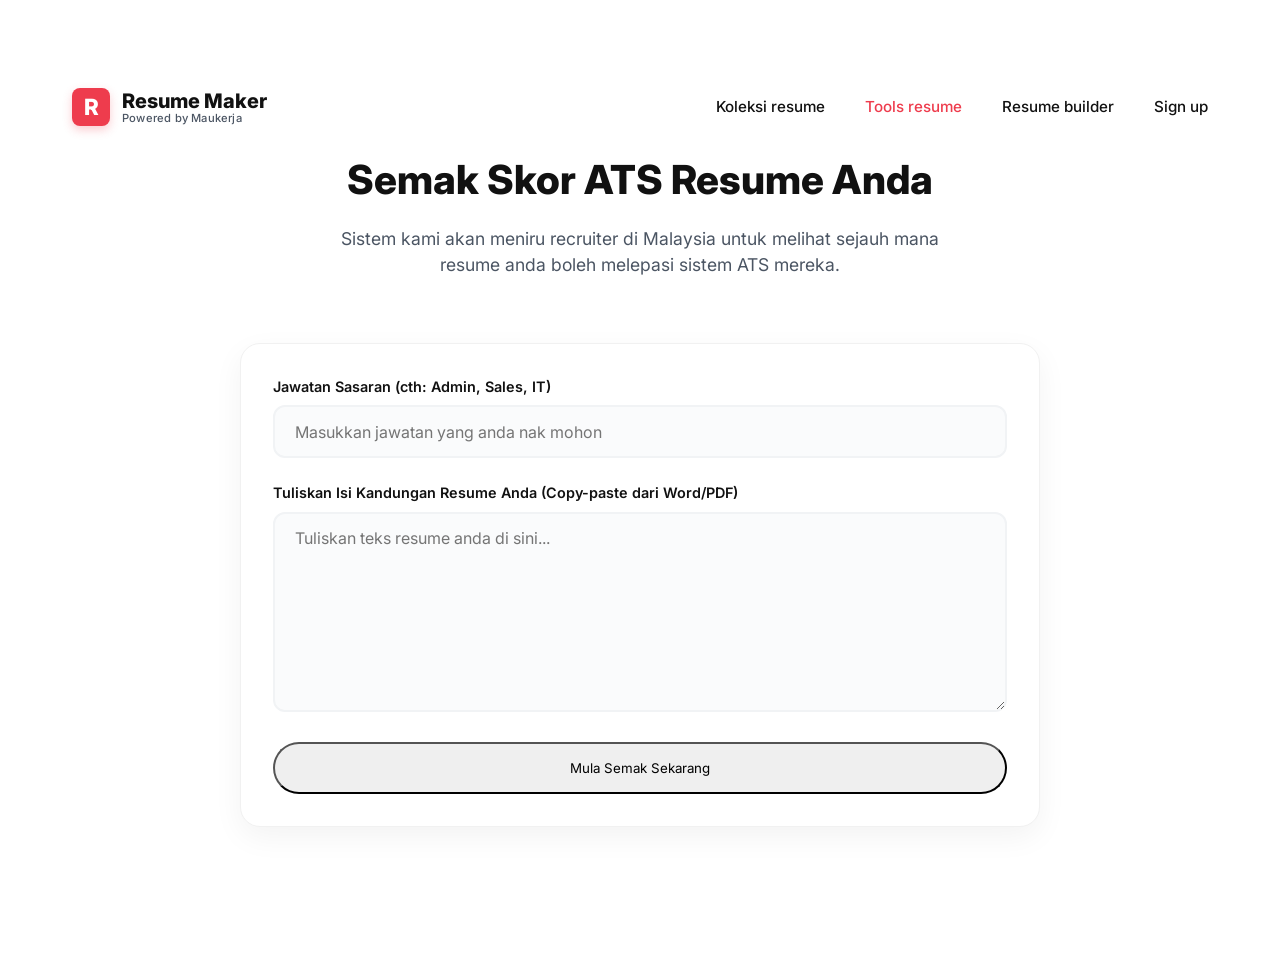
<file: tools.html>
<!DOCTYPE html>
<html lang="ms">
<head>
    <meta charset="UTF-8">
    <meta name="viewport" content="width=device-width, initial-scale=1.0">
    <title>ATS Checker - Resume Maker</title>
    <link rel="stylesheet" href="style.css">
    <link href="https://fonts.googleapis.com/css2?family=Inter:wght@400;500;600;700;800&display=swap" rel="stylesheet">
    <script src="auth.js"></script>
    <style>
        .tools-page {
            padding: 4rem 0 8rem;
        }
        .tools-header {
            text-align: center;
            margin-bottom: 4rem;
        }
        .tools-header h1 {
            font-size: 2.5rem;
            font-weight: 800;
            margin-bottom: 1rem;
        }
        .tools-header p {
            color: var(--text-sec);
            font-size: 1.1rem;
            max-width: 600px;
            margin: 0 auto;
        }
        .ats-checker-card {
            background: white;
            border-radius: 20px;
            padding: 2rem;
            box-shadow: 0 10px 30px rgba(0, 0, 0, 0.05);
            border: 1px solid var(--border-soft);
            max-width: 800px;
            margin: 0 auto;
        }
        .ats-form {
            display: flex;
            flex-direction: column;
            gap: 1.5rem;
        }
        .form-group label {
            display: block;
            font-size: 0.9rem;
            font-weight: 600;
            margin-bottom: 0.5rem;
            color: var(--text-main);
        }
        .form-control {
            width: 100%;
            padding: 0.9rem 1.25rem;
            border: 2px solid #F1F3F5;
            border-radius: 12px;
            font-size: 1rem;
            transition: all 0.2s;
            background: #FAFBFC;
        }
        .form-control:focus {
            outline: none;
            border-color: var(--brand-red);
            background: white;
            box-shadow: 0 0 0 4px rgba(238, 60, 77, 0.1);
        }
        .ats-results {
            margin-top: 2rem;
            display: none;
            border-top: 1px solid var(--border-soft);
            padding-top: 2rem;
        }
        .score-display {
            display: flex;
            align-items: center;
            gap: 2rem;
            margin-bottom: 2rem;
        }
        .score-circle {
            width: 120px;
            height: 120px;
            border-radius: 50%;
            background: #F1F3F5;
            display: flex;
            align-items: center;
            justify-content: center;
            font-size: 2rem;
            font-weight: 800;
            color: var(--brand-red);
            border: 10px solid var(--border-soft);
            position: relative;
        }
        .score-info h2 {
            font-size: 1.5rem;
            font-weight: 800;
            margin-bottom: 0.5rem;
        }
        .score-info p {
            color: var(--text-sec);
            font-size: 0.95rem;
        }
        .feedback-list {
            display: grid;
            grid-template-columns: 1fr 1fr;
            gap: 1rem;
            margin-top: 2rem;
        }
        .feedback-item {
            padding: 1rem;
            border-radius: 12px;
            background: #F8F9FA;
            border: 1px solid var(--border-soft);
            font-size: 0.9rem;
        }
        .feedback-item.good {
            border-left: 4px solid #10B981;
        }
        .feedback-item.bad {
            border-left: 4px solid #EF4444;
        }
        .feedback-item strong {
            display: block;
            margin-bottom: 0.25rem;
        }
    </style>
</head>
<body class="tools-page">
    <nav class="navbar">
        <a href="index.html" class="logo">
            <div class="logo-icon">R</div>
            <div class="logo-text-group">
                <span>Resume Maker</span>
                <span class="logo-subtitle">Powered by Maukerja</span>
            </div>
        </a>
        <div class="nav-links">
            <a href="templates.html">Koleksi resume</a>
            <a href="tools.html" class="active" style="color: var(--brand-red);">Tools resume</a>
            <a href="builder.html">Resume builder</a>
            <a href="signup.html" class="btn btn-dark" id="authNavBtn">Sign up</a>
        </div>
    </nav>

    <main class="container">
        <div class="tools-header">
            <h1>Semak Skor ATS Resume Anda</h1>
            <p>Sistem kami akan meniru recruiter di Malaysia untuk melihat sejauh mana resume anda boleh melepasi sistem ATS mereka.</p>
        </div>

        <div class="ats-checker-card">
            <form class="ats-form" id="atsForm" onsubmit="handleATS(event)">
                <div class="form-group">
                    <label>Jawatan Sasaran (cth: Admin, Sales, IT)</label>
                    <input type="text" id="jobTitle" class="form-control" placeholder="Masukkan jawatan yang anda nak mohon" required>
                </div>
                <div class="form-group">
                    <label>Tuliskan Isi Kandungan Resume Anda (Copy-paste dari Word/PDF)</label>
                    <textarea id="resumeText" class="form-control" style="min-height: 200px;" placeholder="Tuliskan teks resume anda di sini..." required></textarea>
                </div>
                <button type="submit" class="btn btn-dark" style="width: 100%; border-radius: 50px; padding: 1rem;">Mula Semak Sekarang</button>
            </form>

            <div id="atsResults" class="ats-results">
                <div class="score-display">
                    <div class="score-circle" id="finalScore">0%</div>
                    <div class="score-info">
                        <h2 id="scoreTitle">Skor Resume: Sederhana</h2>
                        <p id="scoreDesc">Resume anda mempunyai potensi tetapi perlu dibaiki untuk melepasi ATS syarikat besar.</p>
                    </div>
                </div>

                <div class="feedback-list" id="feedbackList">
                    <!-- Feedback items go here -->
                </div>

                <div style="margin-top: 2rem; text-align: center;">
                    <a href="builder.html" class="btn btn-primary" style="border-radius: 50px;">Bina Resume Baru (100% Mesra ATS)</a>
                </div>
            </div>
        </div>
    </main>

    <script>
        function handleATS(e) {
            e.preventDefault();
            const job = document.getElementById('jobTitle').value.toLowerCase();
            const text = document.getElementById('resumeText').value.toLowerCase();
            
            const results = document.getElementById('atsResults');
            const scoreDisplay = document.getElementById('finalScore');
            const feedbackBox = document.getElementById('feedbackList');
            const title = document.getElementById('scoreTitle');
            const desc = document.getElementById('scoreDesc');

            // REALISTIC ANALYSIS LOGIC
            let score = 30;
            let feedback = [];

            // 1. Keyword check
            const keywords = {
                'admin': ['microsoft office', 'filing', 'scheduling', 'customer service', 'data entry'],
                'sales': ['negotiation', 'marketing', 'crm', 'cold calling', 'leads'],
                'it': ['javascript', 'python', 'sql', 'react', 'cloud', 'git'],
                'software': ['javascript', 'python', 'sql', 'react', 'cloud', 'git']
            };

            const relevant = keywords[job] || ['communication', 'teamwork', 'leadership', 'microsoft office'];
            let matched = relevant.filter(k => text.includes(k));
            
            if (matched.length >= 3) {
                score += 25;
                feedback.push({ type: 'good', title: 'Kata Kunci (Keywords)', text: `Bagus! Anda menggunakan kata kunci industri yang dicari: ${matched.slice(0,3).join(', ')}.` });
            } else {
                feedback.push({ type: 'bad', title: 'Kata Kunci (Keywords)', text: `Kurang kata kunci industri. Cuba tambah perkataan seperti: ${relevant.slice(0,3).join(', ')}.` });
            }

            // 2. Format check
            if (text.length > 500) {
                score += 15;
                feedback.push({ type: 'good', title: 'Kekemasan Format', text: 'Struktur resume dikesan dengan baik oleh sistem ATS.' });
            } else {
                feedback.push({ type: 'bad', title: 'Struktur Pendek', text: 'Isi kandungan terlalu pendek. Recruiter di Malaysia suka huraian kerja yang jelas (bullet points).' });
            }

            // 3. Section check
            const sections = ['pengalaman', 'pendidikan', 'kemahiran', 'summary', 'profile', 'education', 'experience', 'skills'];
            let sectionCount = sections.filter(s => text.includes(s)).length;
            if (sectionCount >= 4) {
                score += 10;
                feedback.push({ type: 'good', title: 'Bahagian (Sections)', text: 'Headings dikesan dengan jelas. Mudah untuk sistem parsing.' });
            } else {
                feedback.push({ type: 'bad', title: 'Tiada Tajuk Bahagian', text: 'Gunakan tajuk bahagian yang standard (cth: Pengalaman Kerja, Pendidikan) supaya ATS faham.' });
            }

            // 4. Bullet point check
            if (text.includes('•') || text.includes('-') || text.includes('*')) {
                score += 10;
                feedback.push({ type: 'good', title: 'Gaya Penulisan', text: 'Bagus! Penggunaan bullet points meningkatkan readability resume anda.' });
            } else {
                feedback.push({ type: 'bad', title: 'Gaya Penulisan', text: 'Elakkan menulis dalam bentuk perenggan panjang. Gunakan bullet points untuk setiap tugasan kerja.' });
            }

            // Cap score at 80% as per request
            if(score > 80) score = 80;

            // Display
            results.style.display = 'block';
            scoreDisplay.innerText = score + '%';
            
            if (score >= 70) {
                title.innerText = "Skor Resume: Sangat Baik";
                desc.innerText = "Resume anda sudah sangat mesra ATS. Sesuai untuk syarikat GLC atau MNC di Malaysia.";
            } else if (score >= 50) {
                title.innerText = "Skor Resume: Sederhana";
                desc.innerText = "Resume anda mempunyai potensi tetapi perlu dibaiki untuk melepasi ATS.";
            } else {
                title.innerText = "Skor Resume: Lemah";
                desc.innerText = "Resume anda sukar dibaca oleh sistem ATS. Kami sarankan guna template kami.";
            }

            feedbackBox.innerHTML = feedback.map(f => `
                <div class="feedback-item ${f.type}">
                    <strong>${f.type === 'good' ? '✅' : '🔴'} ${f.title}</strong>
                    <span>${f.text}</span>
                </div>
            `).join('');

            // Scroll to results
            results.scrollIntoView({ behavior: 'smooth' });
        }

        document.addEventListener('DOMContentLoaded', () => {
            if (Auth.isAuthenticated()) {
                const navBtn = document.getElementById('authNavBtn');
                navBtn.innerText = 'Bina Resume';
                navBtn.href = 'builder.html';
            }
        });
    </script>
</body>
</html>
</file>
<file: style.css>
/* Reset & Base Fonts */
:root {
    --bg-main: #FFFFFF;
    --bg-light: #F9FAFB;
    --text-main: #111111;
    --text-sec: #4B5563;
    --card-bg: #FFFFFF;
    --border-soft: #F1F1F1;
    --brand-red: #EE3C4D;
    --brand-red-hover: #D32F2F;
    --btn-main: var(--brand-red);
    --btn-hover: var(--brand-red-hover);
    --accent-ats: #111827;
    --accent-star: #D4A017;
    --hero-glow: #F3F4F6;
}

* {
    margin: 0;
    padding: 0;
    box-sizing: border-box;
    font-family: 'Inter', -apple-system, BlinkMacSystemFont, sans-serif;
}

body {
    background-color: var(--bg-main);
    color: var(--text-main);
    line-height: 1.5;
    -webkit-font-smoothing: antialiased;
}

/* ─── Global Placeholder & Input Text Colours ─── */
input::placeholder,
textarea::placeholder,
input::-webkit-input-placeholder,
textarea::-webkit-input-placeholder,
input::-moz-placeholder,
textarea::-moz-placeholder {
    color: #9CA3AF;     /* soft grey */
    font-style: italic;
    opacity: 1;         /* firefox fix */
}

input, textarea, select {
    color: #111827;     /* user-typed text stays dark */
}

.container {
    max-width: 1200px;
    margin: 0 auto;
    padding: 0 2rem;
}

/* NAVBAR */
.navbar {
    max-width: 1200px;
    margin: 0 auto;
    display: flex;
    justify-content: space-between;
    align-items: center;
    padding: 1.5rem 2rem;
}

.logo {
    display: flex;
    align-items: center;
    gap: 0.75rem;
    font-size: 1.25rem;
    font-weight: 800;
    color: var(--text-main);
    text-decoration: none;
}

.logo-text-group {
    display: flex;
    flex-direction: column;
    line-height: 1.1;
}

.logo-subtitle {
    font-size: 0.7rem;
    font-weight: 500;
    color: var(--text-sec);
    letter-spacing: 0.2px;
}

.logo-icon {
    width: 38px;
    height: 38px;
    background: var(--brand-red);
    border-radius: 8px;
    display: flex;
    justify-content: center;
    align-items: center;
    color: white;
    font-weight: 800;
    box-shadow: 0 4px 10px rgba(238, 60, 77, 0.25);
    font-size: 1.4rem;
}

.nav-links {
    display: flex;
    align-items: center;
    gap: 2.5rem;
}

.nav-links a {
    text-decoration: none;
    color: var(--text-main);
    font-weight: 500;
    font-size: 0.95rem;
    transition: color 0.3s ease;
}

.nav-links a:not(.btn):hover {
    color: var(--brand-red);
}

.btn-red {
    background: var(--brand-red);
    color: white !important;
    padding: 0.75rem 1.75rem;
    border-radius: 50px;
    font-weight: 600;
    transition: all 0.3s ease;
    cursor: pointer;
    border: none;
}

.btn-red:hover {
    background: var(--brand-red-hover);
    transform: translateY(-2px);
    box-shadow: 0 10px 20px rgba(238, 60, 77, 0.2);
}

/* HERO PREMIUM */
.hero-premium {
    display: flex;
    align-items: center;
    padding: 3rem 0 1rem;
    gap: 4rem;
    min-height: 70vh;
}

.hero-content {
    flex: 1;
    max-width: 600px;
}

.badge-group {
    display: flex;
    flex-wrap: wrap;
    gap: 0.75rem;
    margin-bottom: 2rem;
}

.badge-item {
    background: #F9FAFB;
    border: 1px solid #F3F4F6;
    padding: 0.5rem 1rem;
    border-radius: 50px;
    font-size: 0.85rem;
    font-weight: 600;
    color: var(--text-sec);
}

.hero-content h1 {
    font-size: 3.5rem;
    line-height: 1.1;
    font-weight: 800;
    letter-spacing: -2px;
    margin-bottom: 1.5rem;
    color: #111;
}

.text-gradient {
    color: var(--brand-red);
}

.hero-subtitle {
    font-size: 1.15rem;
    color: var(--text-sec);
    margin-bottom: 2.5rem;
    line-height: 1.6;
}

.btn-hero {
    display: inline-block;
    padding: 1.25rem 2.5rem;
    font-size: 1.1rem;
    text-decoration: none;
}

.trust-indicator {
    display: flex;
    align-items: center;
    gap: 1rem;
    margin-top: 3rem;
    font-size: 0.9rem;
    font-weight: 500;
    color: var(--text-sec);
}

.avatars {
    display: flex;
}

.avatar {
    width: 38px;
    height: 38px;
    border-radius: 50%;
    border: 2px solid white;
    margin-left: -12px;
}

.avatar:first-child { margin-left: 0; }

.hero-visual {
    flex: 1;
    display: flex;
    justify-content: flex-end;
}

.visual-wrapper {
    position: relative;
    width: 100%;
    max-width: 500px;
}

.mockup-main {
    background: white;
    padding: 1rem;
    border-radius: 12px;
    box-shadow: 0 40px 100px rgba(0,0,0,0.1);
    border: 1px solid #f1f1f1;
    transform: rotate(-2deg);
    z-index: 5;
    position: relative;
}

.mockup-main img {
    width: 100%;
    border-radius: 4px;
}

.mockup-side {
    position: absolute;
    width: 80%;
    background: white;
    padding: 0.5rem;
    border-radius: 8px;
    box-shadow: 0 20px 40px rgba(0,0,0,0.05);
    border: 1px solid #f1f1f1;
    z-index: 1;
}

.side-1 {
    top: 40px;
    right: -40px;
    transform: rotate(5deg);
    opacity: 0.8;
}

.side-2 {
    bottom: -40px;
    left: -40px;
    transform: rotate(-8deg);
    opacity: 0.6;
}

.mockup-side img {
    width: 100%;
    border-radius: 4px;
}

/* TEMPLATE GRID SECTION */
.template-section {
    padding: 2rem 0 6rem;
    border-top: 1px solid #f8f8f8;
}

.section-title {
    text-align: center;
    margin-bottom: 4rem;
}

.section-title h2 {
    font-size: 2.25rem;
    font-weight: 800;
    margin-bottom: 1rem;
    letter-spacing: -0.5px;
}

.section-title p {
    color: var(--text-sec);
    font-size: 1.1rem;
}

.template-grid-home {
    display: grid;
    grid-template-columns: repeat(3, 1fr);
    gap: 2rem;
}

.home-template-card {
    background: white;
    border: 1px solid #F3F4F6;
    border-radius: 20px;
    padding: 1.5rem;
    transition: all 0.3s ease;
    display: flex;
    flex-direction: column;
    align-items: center;
}

.home-template-card:hover {
    transform: translateY(-8px);
    box-shadow: 0 20px 40px rgba(0,0,0,0.06);
    border-color: #E5E7EB;
}

/* Locked Template Styles */
.home-template-card.locked {
    cursor: not-allowed;
    position: relative;
    overflow: hidden;
}

.home-template-card.locked .template-preview {
    filter: grayscale(1);
    opacity: 0.6;
}

.home-template-card.locked::after {
    content: "🔒 Akan Datang";
    position: absolute;
    top: 50%;
    left: 50%;
    transform: translate(-50%, -50%);
    background: rgba(17, 24, 39, 0.9);
    color: white;
    padding: 0.6rem 1.2rem;
    border-radius: 50px;
    font-size: 0.85rem;
    font-weight: 700;
    z-index: 10;
    white-space: nowrap;
    box-shadow: 0 10px 20px rgba(0,0,0,0.2);
}

.home-template-card.locked .template-link {
    color: #9CA3AF;
    pointer-events: none;
    text-decoration: none;
}

.home-template-card.locked:hover {
    transform: none;
    box-shadow: none;
    border-color: #F3F4F6;
}

.template-preview {
    width: 100%;
    height: 350px;
    background: #F9FAFB;
    border-radius: 12px;
    margin-bottom: 1.5rem;
    overflow: hidden;
    display: flex;
    justify-content: center;
    align-items: flex-start;
    padding: 1rem;
    border: 1px solid #f1f1f1;
}

.template-preview svg {
    width: 100%;
    height: auto;
    box-shadow: 0 10px 20px rgba(0,0,0,0.05);
}

.home-template-card h3 {
    font-size: 1.1rem;
    font-weight: 700;
    margin-bottom: 1rem;
    color: #111;
}

.template-link {
    font-weight: 600;
    color: var(--brand-red);
    text-decoration: none;
    font-size: 0.95rem;
    transition: all 0.2s ease;
}

.template-link:hover {
    text-decoration: underline;
}

/* FOOTER DARK */
.footer-dark {
    background: #111111;
    color: #FFFFFF;
    padding: 4rem 0;
    text-align: center;
}

.footer-bulletpoints {
    display: flex;
    justify-content: center;
    gap: 3rem;
    margin-bottom: 2.5rem;
    flex-wrap: wrap;
}

.footer-bullet {
    display: flex;
    align-items: center;
    gap: 0.5rem;
    font-weight: 600;
    font-size: 0.95rem;
    opacity: 0.9;
}

.footer-bullet::before {
    content: "✓";
    color: var(--brand-red);
}

.footer-logo-dark {
    display: flex;
    align-items: center;
    justify-content: center;
    gap: 0.75rem;
    margin-bottom: 1.5rem;
    font-weight: 800;
    font-size: 1.2rem;
}

.footer-logo-dark .logo-icon {
    box-shadow: none;
}

.footer-dark p {
    color: #9CA3AF;
    font-size: 0.85rem;
}


/* RESPONSIVE */
@media (max-width: 1024px) {
    .hero-premium { flex-direction: column; text-align: center; padding-top: 2rem; }
    .hero-content { max-width: 100%; }
    .badge-group { justify-content: center; }
    .hero-visual { justify-content: center; margin-top: 4rem; width: 100%; }
    .visual-wrapper { max-width: 400px; }
    .template-grid-home { grid-template-columns: repeat(2, 1fr); }
}

@media (max-width: 600px) {
    .nav-links { display: none; }
    .hero-content h1 { font-size: 2.5rem; }
    .template-grid-home { grid-template-columns: 1fr; }
    .visual-wrapper { max-width: 280px; }
    .side-1 { right: -20px; }
    .side-2 { left: -20px; }
}



/* =========================================
   TEMPLATE SELECTION PAGE
========================================= */

.template-selection-page {
    background-color: #F8F8F8;
    padding-bottom: 120px; /* Space for sticky footer */
}

/* Nav Changes */
.navbar-simple .nav-links {
    display: flex;
}
.btn-outline {
    border: 1px solid var(--border-soft);
    color: var(--text-main);
    padding: 0.6rem 1.4rem;
    border-radius: 50px;
    font-weight: 500;
    text-decoration: none;
    transition: all 0.3s ease;
    background: white;
}
.btn-outline:hover {
    background: #F3F4F6;
}

/* Container */
.template-container {
    max-width: 1100px;
    padding-top: 2rem;
}

/* Progress Indicator */
.progress-indicator {
    display: flex;
    flex-direction: column;
    align-items: center;
    margin-bottom: 2rem;
}
.step-text {
    font-size: 0.85rem;
    font-weight: 600;
    color: var(--text-sec);
    margin-bottom: 0.5rem;
}
.progress-bar-bg {
    width: 200px;
    height: 6px;
    background: var(--border-soft);
    border-radius: 4px;
    overflow: hidden;
}
.progress-bar-fill {
    height: 100%;
    background: var(--text-main);
    border-radius: 4px;
}

/* Header Section */
.section-header {
    text-align: center;
    margin-bottom: 3rem;
}
.section-header h1 {
    font-size: 2.25rem;
    font-weight: 800;
    margin-bottom: 0.75rem;
    letter-spacing: -0.5px;
}
.section-header p {
    font-size: 1.1rem;
    color: var(--text-sec);
    margin-bottom: 0.5rem;
}
.section-header small {
    display: block;
    font-size: 0.85rem;
    color: #9CA3AF;
}

/* Template Grid */
.template-grid {
    display: grid;
    grid-template-columns: repeat(3, 1fr);
    gap: 1.5rem;
    margin-bottom: 4rem;
}

/* Template Card */
.template-card {
    cursor: pointer;
    transition: all 0.3s ease;
    position: relative;
    border-radius: 12px;
}
.card-image-box {
    background: white;
    border: 1px solid var(--border-soft);
    border-radius: 12px;
    padding: 0.5rem;
    position: relative;
    transition: all 0.3s ease;
    box-shadow: 0 4px 6px rgba(0,0,0,0.02);
    overflow: hidden;
}
.card-image-box img {
    width: 100%;
    height: auto;
    display: block;
    border-radius: 8px;
    border: 1px solid #F3F4F6;
}

/* Hover State */
.template-card:hover .card-image-box {
    transform: translateY(-4px);
    box-shadow: 0 12px 24px rgba(0,0,0,0.08);
    border-color: #D1D5DB;
}

/* Selected State */
.template-card.selected .card-image-box {
    border: 2px solid var(--brand-red);
    background: #FFF5F6;
    box-shadow: 0 8px 16px rgba(238, 60, 77, 0.15);
    transform: translateY(-4px);
}
.check-icon {
    position: absolute;
    top: -10px;
    right: -10px;
    width: 28px;
    height: 28px;
    background: var(--accent-ats);
    border-radius: 50%;
    display: flex;
    justify-content: center;
    align-items: center;
    opacity: 0;
    transform: scale(0.5);
    transition: all 0.3s cubic-bezier(0.175, 0.885, 0.32, 1.275);
    border: 2px solid white;
}
.template-card.selected .check-icon {
    opacity: 1;
    transform: scale(1);
    top: 10px;
    right: 10px;
}

/* Badges */
.badge-label {
    position: absolute;
    top: 12px;
    left: 12px;
    padding: 0.2rem 0.6rem;
    border-radius: 4px;
    font-size: 0.7rem;
    font-weight: 700;
    color: white;
    z-index: 2;
    text-transform: uppercase;
}
.badge-popular { background: #3B82F6; }
.badge-ats { background: var(--accent-ats); }
.badge-recommended { background: var(--accent-star); }

/* Card Info */
.card-info {
    text-align: center;
    padding-top: 0.75rem;
}
.card-label {
    font-size: 0.95rem;
    font-weight: 600;
    color: var(--text-sec);
    transition: color 0.3s ease;
}
.template-card.selected .card-label {
    color: var(--text-main);
    font-weight: 700;
}
.template-card.selected .card-info::after {
    content: " Dipilih";
    display: block;
    font-size: 0.75rem;
    color: var(--brand-red);
    font-weight: 600;
    margin-top: 2px;
}

/* Sticky Footer CTA */
.sticky-footer {
    position: fixed;
    bottom: 0;
    left: 0;
    width: 100%;
    background: white;
    padding: 1.5rem 0;
    text-align: center;
    border-top: 1px solid var(--border-soft);
    box-shadow: 0 -4px 20px rgba(0,0,0,0.05);
    z-index: 50;
    display: flex;
    justify-content: center;
}
.btn-next {
    min-width: 250px;
    justify-content: center;
}
.btn-next:disabled {
    background: #E5E7EB;
    color: #9CA3AF;
    cursor: not-allowed;
    box-shadow: none;
    transform: none;
}

/* Responsive Template Grid */
@media (max-width: 1024px) {
    .template-grid {
        grid-template-columns: repeat(3, 1fr);
    }
}

/* Locked Card Styles */
.template-card.locked {
    cursor: default;
    opacity: 0.7;
}
.template-card.locked .card-image-box {
    filter: grayscale(1);
    background: #f1f1f1;
}
.template-card.locked:hover .card-image-box {
    transform: none;
    box-shadow: 0 4px 6px rgba(0,0,0,0.02);
    border-color: var(--border-soft);
}
.template-card.locked::after {
    content: "🔒 LOCKED";
    position: absolute;
    top: 50%;
    left: 50%;
    transform: translate(-50%, -50%);
    background: rgba(0,0,0,0.7);
    color: white;
    padding: 0.5rem 1rem;
    border-radius: 4px;
    font-size: 0.8rem;
    font-weight: 800;
    letter-spacing: 1px;
    z-index: 10;
}
.template-card.locked .card-label {
    opacity: 0.5;
}
.badge-locked {
    background: #6B7280;
}

@media (max-width: 768px) {
    .section-header h1 { font-size: 1.8rem; }
    .section-header p { font-size: 1rem; }
    .template-grid {
        grid-template-columns: repeat(2, 1fr);
        gap: 1rem;
    }
}

/* --- AUTH COMPONENTS --- */
.user-profile {
    display: flex;
    align-items: center;
    gap: 0.75rem;
    padding-left: 1.5rem;
    border-left: 1px solid var(--border-soft);
}
.user-avatar {
    width: 32px;
    height: 32px;
    border-radius: 50%;
    background: var(--brand-red);
    color: white;
    display: flex;
    align-items: center;
    justify-content: center;
    font-weight: 700;
    font-size: 0.8rem;
}
.user-identity {
    font-size: 0.85rem;
    color: var(--text-main);
    font-weight: 600;
}
.btn-logout {
    font-size: 0.85rem;
    color: #EF4444 !important;
    font-weight: 600;
    cursor: pointer;
    text-decoration: none;
}
.btn-logout:hover {
    text-decoration: underline;
}
</file>
